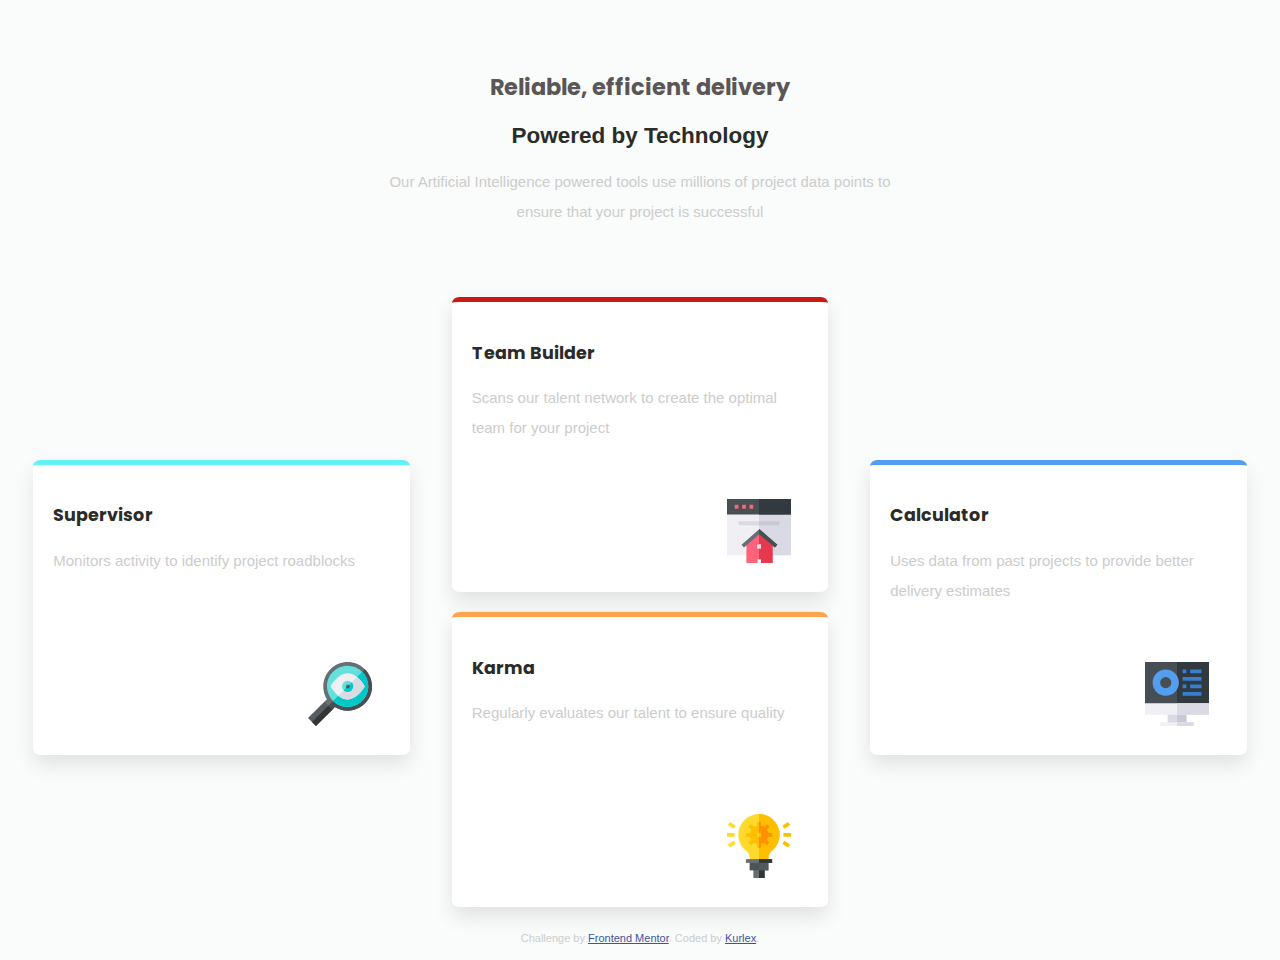
<file: index.html>
<!DOCTYPE html>
<html lang="en">
<head>
  <meta charset="UTF-8">
  <meta name="viewport" content="width=device-width, initial-scale=1.0"> <!-- displays site properly based on user's device -->
  <link rel="stylesheet" href="CSS.css">
<link href="https://fonts.googleapis.com/css?family=Poppins&display=swap" rel="stylesheet">
  <link rel="icon" type="image/png" sizes="32x32" href="./images/favicon-32x32.png">

  <title>Frontend Mentor | Four card feature section</title>

  <!-- Feel free to remove these styles or customise in your own stylesheet 👍 -->
  <style>
    .attribution { font-size: 11px; text-align: center; }
    .attribution a { color: hsl(228, 45%, 44%); }
  </style>
</head>
<body>

  <div class="top">
  <h2 style="font-family: 'Poppins', sans-serif;color :#5b5656;">Reliable, efficient delivery</h2>
  <h2 style="font-family: 'Poppins' font-weight: bold;">Powered by Technology</h2>
  <p>Our Artificial Intelligence powered tools use millions of project data points to ensure that your project is successful</p>
</div>
<div class="d4">
  <div class="sub1" style="">
    <h3 >Supervisor</h3>
    <p>Monitors activity to identify project roadblocks</p>
    <img src="images\icon-supervisor.svg" alt="">
  </div>
  <div class="sub"style="border-top:solid #c81912 5px; ">
    <h3>Team Builder</h3>
    <p>Scans our talent network to create the optimal team for your project</p>
    <img src="images\icon-team-builder.svg" alt="">
  </div>
  <div class="sub"style="border-top:solid #ffa34d 5px; ">
    <h3>Karma</h3>
    <p>Regularly evaluates our talent to ensure quality</p>
    <img src="images\icon-karma.svg" alt="">
  </div>
  <div class="sub12"style="">
    <h3>Calculator</h3>
    <p>Uses data from past projects to provide better delivery estimates</p>
    <img src="images\icon-calculator.svg" alt="">
  </div>
</div>
  <footer>
    <p class="attribution">
      Challenge by <a href="https://www.frontendmentor.io?ref=challenge" target="_blank">Frontend Mentor</a>.
      Coded by <a href="#">Kurlex</a>.
    </p>
    
  </footer>
</body>
</html>
</file>
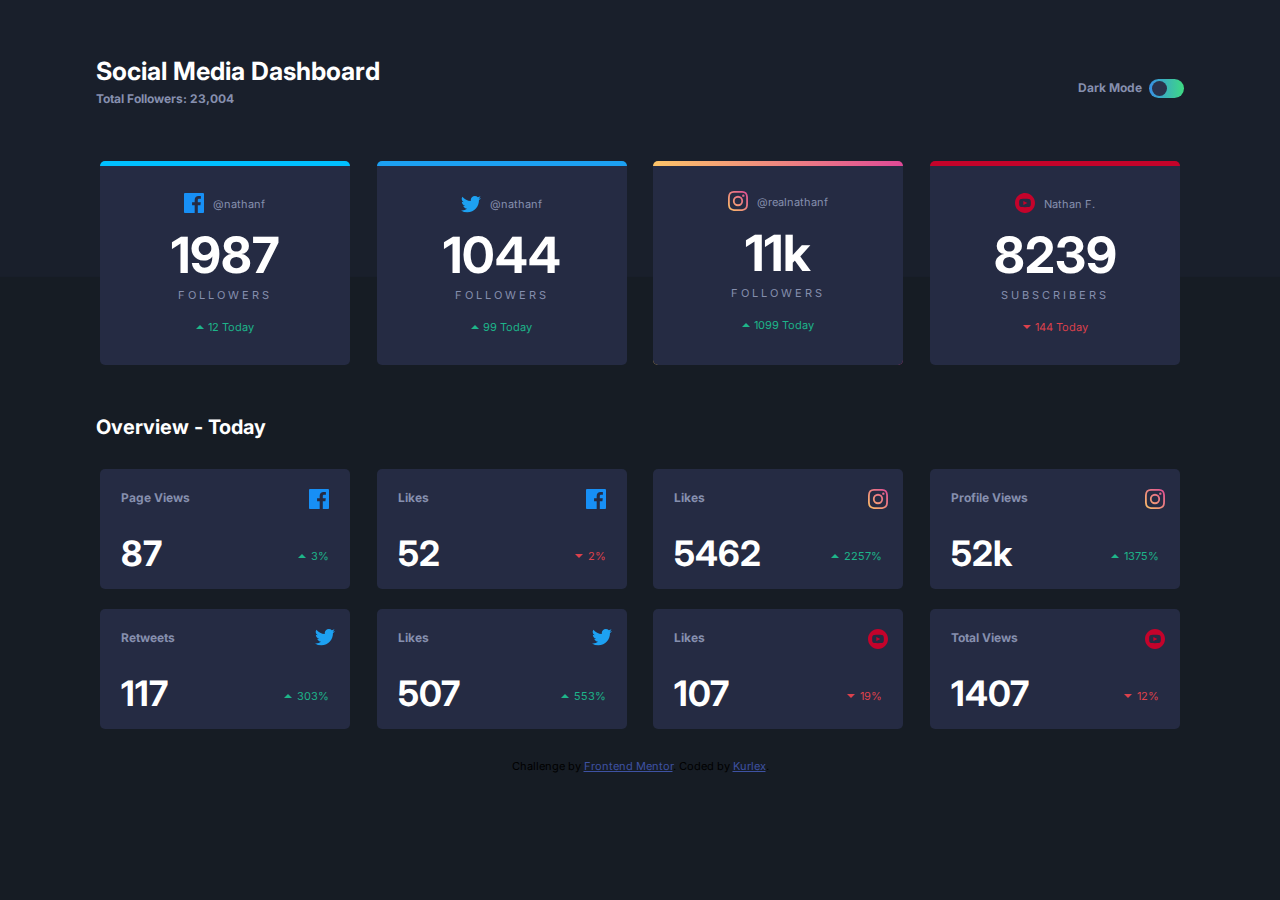
<file: social-media-dashboard-with-theme-switcher-master/index.html>
<!DOCTYPE html>
<html lang="en">
<head>
  <meta charset="UTF-8">
  <meta name="viewport" content="width=device-width, initial-scale=1.0"> <!-- displays site properly based on user's device -->

  <link rel="icon" type="image/png" sizes="32x32" href="./images/favimages/icon-32x32.png">
  <link href="https://fonts.googleapis.com/css2?family=Inter:wght@400;700&display=swap" rel="stylesheet">
<link rel="stylesheet" href="styles.css">
  <title>Frontend Mentor | [Challenge Name Here]</title>

  <!-- Feel free to remove these styles or customise in your own stylesheet 👍 -->
  <style>
    .attribution { font-size: 11px; text-align: center; }
    .attribution a { color: hsl(228, 45%, 44%); }
  </style>
</head>
<body>
<div class="main">
  <div class="heading-grid">
    <div class="title">
      <p style="font-weight: 700;font-size:25px;margin-bottom:5px;margin-top:10px;" class="whi fff">Social Media Dashboard</p>
      <p style="font-weight: 700;font-size:12px;margin-bottom:5px;margin-top:0;color:#868fae;" >Total Followers: 23,004</p>
    </div>
    <div class="switcherdiv">
      <p id="d-l" class="daytitle">Dark Mode</p>
      <label class="switch">
        <input type="checkbox">
        <span class="slider round"></span>
      </label>
    </div>
  </div>
  <div class="top-grid">
    <div class="item" style="  border-top: 5px solid hsl(195, 100%, 50%)">
      <div>
        <img class="icon-pos" src="images/icon-facebook.svg" alt="facebook_icon">
        <p class="tag-grid aaa gri">@nathanf</p>
      </div>
      <p class="whi fff " style="font-size:50px;font-weight:700;margin:3px;">1987</p>
      <p class="dark-tag" style="letter-spacing:3px;font-size:11px;margin:3px;">FOLLOWERS</p>
      <div style="margin-top:7px;">
        <img class="trad-pos" src="images/icon-up.svg" alt="up">
        <p class="tag-grid" style="color:hsl(163, 72%, 41%); margin-left:0;">12 Today</p>
      </div>
    </div>
    <div class="item"style="  border-top: 5px solid hsl(203, 89%, 53%)">
      <div>
        <img class="icon-pos" src="images/icon-twitter.svg" alt="twitter_icon">
        <p class="tag-grid aaa gri">@nathanf</p>
      </div>
      <p class="whi fff " style="font-size:50px;font-weight:700;margin:3px;">1044</p>
      <p class="dark-tag" style="letter-spacing:3px;font-size:11px;margin:3px;">FOLLOWERS</p>
      <div style="margin-top:7px;">
        <img class="trad-pos" src="images/icon-up.svg" alt="up">
        <p class="tag-grid" style="color:hsl(163, 72%, 41%); margin-left:0;">99 Today</p>
      </div>
    </div>
    <div class="item rounded dark">
      <div>
        <img class="icon-pos" style="margin-top:20px;"src="images/icon-instagram.svg" alt="Instagram_icon">
        <p class="tag-grid aaa gri">@realnathanf</p>
      </div>
      <p class="whi fff " style="font-size:50px;font-weight:700;margin:3px;"> 11k</p>
      <p class="dark-tag" style="letter-spacing:3px;font-size:11px;margin:3px;">FOLLOWERS</p>
      <div style="margin-top:7px;">
        <img class="trad-pos" src="images/icon-up.svg" alt="up">
        <p class="tag-grid" style="color:hsl(163, 72%, 41%); margin-left:0;">1099 Today</p>
      </div>
    </div>
    <div class="item" style="  border-top: 5px solid hsl(348, 97%, 39%)">
      <div>
        <img class="icon-pos" src="images/icon-youtube.svg" alt="YouTube_icon">
        <p class="tag-grid aaa gri">Nathan F.</p>
      </div>
      <p class="whi fff " style="font-size:50px;font-weight:700;margin:3px;">8239</p>
      <p class="dark-tag" style="letter-spacing:3px;font-size:11px;margin:3px;">SUBSCRIBERS</p>
      <div style="margin-top:7px;">
        <img class="trad-pos" src="images/icon-down.svg" alt="down">
        <p class="tag-grid" style="color:hsl(356, 69%, 56%); margin-left:0;">144 Today</p>
      </div>
    </div>
  </div>
  <p class="bot-title whi fff" id="tit">Overview - Today</p>
  <div class="top-grid bot"style="margin-top:30px;">
    <div class="item1">
      <div class="top-item">
        <p style="margin:6px;font-weight: 700;font-size:12px;color:#868fae;" >Page Views</p>
        <img style="margin:6px;margin-top:0;" class="icon-pos" src="images/icon-facebook.svg" alt="facebook_icon">
      </div>
      <div class="top-item"style="margin-top:15px;">
        <p style="margin:6px;font-size:35px;font-weight:700;" class="whi fff " >87</p>
        <div class="">
          <img style="position:relative;top:18%;" class="trad-pos" src="images/icon-up.svg" alt="up">
          <p style="position:relative;top:22%;margin-left:1px;margin-right:6px;color:hsl(163, 72%, 41%);" class="tag-grid">3%</p>
        </div>
      </div>
    </div>
    <div class="item1">
      <div class="top-item">
        <p style="margin:6px;font-weight: 700;font-size:12px;color:#868fae;" >Likes</p>
        <img style="margin:6px;margin-top:0;" class="icon-pos" src="images/icon-facebook.svg" alt="facebook_icon">
      </div>
      <div class="top-item"style="margin-top:15px;">
        <p style="margin:6px;font-size:35px;font-weight:700;" class="whi fff " >52</p>
        <div class="">
          <img style="position:relative;top:18%;" class="trad-pos" src="images/icon-down.svg" alt="down">
          <p style="position:relative;top:22%;margin-left:1px;margin-right:6px;color:hsl(356, 69%, 56%);" class="tag-grid">2%</p>
        </div>
      </div>
    </div>
    <div class="item1">
      <div class="top-item">
        <p style="margin:6px;font-weight: 700;font-size:12px;color:#868fae;" >Likes</p>
        <img class="icon-pos" src="images/icon-instagram.svg" alt="Instagram_icon">
      </div>
      <div class="top-item"style="margin-top:15px;">
        <p style="margin:6px;font-size:35px;font-weight:700;" class="whi fff " >5462</p>
        <div class="">
          <img style="position:relative;top:18%;" class="trad-pos" src="images/icon-up.svg" alt="up">
          <p style="position:relative;top:22%;margin-left:1px;margin-right:6px;color:hsl(163, 72%, 41%);" class="tag-grid">2257%</p>
        </div>
      </div>
    </div>
    <div class="item1">
      <div class="top-item">
        <p style="margin:6px;font-weight: 700;font-size:12px;color:#868fae;" >Profile Views</p>
        <img class="icon-pos" src="images/icon-instagram.svg" alt="Instagram_icon">
      </div>
      <div class="top-item"style="margin-top:15px;">
        <p style="margin:6px;font-size:35px;font-weight:700;" class="whi fff " >52k</p>
        <div class="">
          <img style="position:relative;top:18%;" class="trad-pos" src="images/icon-up.svg" alt="up">
          <p style="position:relative;top:22%;margin-left:1px;margin-right:6px;color:hsl(163, 72%, 41%);" class="tag-grid">1375%</p>
        </div>
      </div>
    </div>
    <div class="item1">
      <div class="top-item">
        <p style="margin:6px;font-weight: 700;font-size:12px;color:#868fae;" >Retweets</p>
        <img class="icon-pos" src="images/icon-twitter.svg" alt="twitter_icon">
      </div>
      <div class="top-item"style="margin-top:15px;">
        <p style="margin:6px;font-size:35px;font-weight:700;" class="whi fff " >117</p>
        <div class="">
          <img style="position:relative;top:18%;" class="trad-pos" src="images/icon-up.svg" alt="up">
          <p style="position:relative;top:22%;margin-left:1px;margin-right:6px;color:hsl(163, 72%, 41%);" class="tag-grid">303%</p>
        </div>
      </div>
    </div>
    <div class="item1">
      <div class="top-item">
        <p style="margin:6px;font-weight: 700;font-size:12px;color:#868fae;" >Likes</p>
        <img class="icon-pos" src="images/icon-twitter.svg" alt="twitter_icon">
      </div>
      <div class="top-item"style="margin-top:15px;">
        <p style="margin:6px;font-size:35px;font-weight:700;" class="whi fff " >507</p>
        <div class="">
          <img style="position:relative;top:18%;" class="trad-pos" src="images/icon-up.svg" alt="up">
          <p style="position:relative;top:22%;margin-left:1px;margin-right:6px;color:hsl(163, 72%, 41%);" class="tag-grid">553%</p>
        </div>
      </div>
    </div>
    <div class="item1">
      <div class="top-item">
        <p style="margin:6px;font-weight: 700;font-size:12px;color:#868fae;" >Likes</p>
        <img class="icon-pos" src="images/icon-youtube.svg" alt="YouTube_icon">
      </div>
      <div class="top-item"style="margin-top:15px;">
        <p style="margin:6px;font-size:35px;font-weight:700;" class="whi fff " >107</p>
        <div class="">
          <img style="position:relative;top:18%;" class="trad-pos" src="images/icon-down.svg" alt="down">
          <p style="position:relative;top:22%;margin-left:1px;margin-right:6px;color:hsl(356, 69%, 56%);" class="tag-grid">19%</p>
        </div>
      </div>
    </div>
    <div class="item1">
      <div class="top-item">
        <p style="margin:6px;font-weight: 700;font-size:12px;color:#868fae;" >Total Views</p>
        <img class="icon-pos" src="images/icon-youtube.svg" alt="YouTube_icon">
      </div>
      <div class="top-item"style="margin-top:15px;">
        <p style="margin:6px;font-size:35px;font-weight:700;" class="whi fff " >1407</p>
        <div class="">
          <img style="position:relative;top:18%;" class="trad-pos" src="images/icon-down.svg" alt="down">
          <p style="position:relative;top:22%;margin-left:1px;margin-right:6px;color:hsl(356, 69%, 56%);" class="tag-grid">12%</p>
        </div>
      </div>
    </div>
</div>
  <div class="attribution">
    Challenge by <a href="https://www.frontendmentor.io?ref=challenge" target="_blank">Frontend Mentor</a>.
    Coded by <a href="https://github.com/kurlex">Kurlex</a>.
  </div>
<script src="j.js" charset="utf-8"></script>
</body>
</html>
</file>
<file: CSS.css>
body{
 font-size: 15px;
 background-color: white;
 background-color: #f9fcfb;
 font-family: sans-serif;
 color: #2b2b28;
}
p{
  line-height: 2;
  color: #cccccc;
}
h3{
  font-family: 'Poppins', sans-serif;
}
img{
position: absolute;
right:10%;
bottom:10%;
}
.top{
  width: 42%;
  text-align: center;
  margin :70px auto;
}
.d4{
  position: relative;

}
.sub{
  margin:20px auto;
  position: relative;
  background-color: white;
border-radius: 2%;
height: 250px;
  width: 26.62%;
padding: 20px;
 box-shadow: 0 10px 20px 0 rgba(0, 0, 0, 0.1);
}
.sub1{
  bottom: 25%;
  position: absolute;
  background-color: white;
border-radius: 2%;
height: 250px;
  width: 26.62%;
padding: 20px;
 box-shadow: 0 10px 20px 0 rgba(0, 0, 0, 0.1);
 border-top:solid #61f2f5 5px; left:2%;
}
.sub12{
  bottom: 25%;
  position: absolute;
  background-color: white;
border-radius: 2%;
height: 250px;
  width: 26.62%;
padding: 20px;
 box-shadow: 0 10px 20px 0 rgba(0, 0, 0, 0.1);
 border-top:solid hsl(212, 86%, 64%) 5px;
 right: 2%;
}

@media only screen and (max-width: 800px) {
  .sub{
    margin:20px auto;
    position: relative;
    background-color: white;
  border-radius: 2%;
  height: 200px;
  width: 300px;
  padding: 20px;
   box-shadow: 0 10px 20px 0 rgba(0, 0, 0, 0.1);
  }
  .sub1{
position: relative;
bottom: 0;
  margin:20px auto;
  left: 0;
  right: 0;
  height: 200px;
  width: 300px;
  }
  .sub12{
    height: 200px;
    width: 300px;
position: relative;
bottom: 0;
  margin:20px auto;
  left: 0;
  right: 0;
  }
  .top
  {

  width: 75%;
  }
}
</file>
<file: social-media-dashboard-with-theme-switcher-master/styles.css>
body{
  font-family: 'Inter', sans-serif;
  background-image: url('images/darkmode.png');
  background-repeat: no-repeat;
 background-attachment: fixed;
 background-size: 100% 100%;
}
.main{
padding: 3% 7%;
}
 /* heading section */
.heading-grid{
  display: grid;
  grid-gap: 20px;
   grid-template-columns: auto auto auto auto;
}
.title{
grid-column: 1 / 2;
}
.switcherdiv{
  justify-self: end;
  padding-top: 22px;
  grid-column: 4 / 5;
}
.switch {
  top:3px;
  position: relative;
  display: inline-block;
  width: 35px;
  height: 19px;
}

/* Hide default HTML checkbox */
.switch input {
  opacity: 0;
  width: 0;
  height: 0;
}

/* The slider */
.slider {
  position: absolute;
  cursor: pointer;
  top: 0;
  left: 0;
  right: 0;
  bottom: 0;
  background-image: linear-gradient(to right, hsl(210, 78%, 56%) , hsl(146, 68%, 55%));
  -webkit-transition: .4s;
  transition: .4s;
}

.slider:before {
  position: absolute;
  content: "";
  height: 15px;
  width: 15px;
  left: 3px;
  bottom: 2px;
  -webkit-transition: .4s;
  transition: .4s;
  background-color: hsl(228, 28%, 23%);
}

input:checked + .slider {
  background-image: linear-gradient(to right, hsl(210, 78%, 56%)  ,hsl(230, 22%, 74%));
}

input:focus + .slider {
  box-shadow: 0 0 1px white;
}

input:checked + .slider:before {
    background-color: white;
  -webkit-transform: translateX(14px);
  -ms-transform: translateX(14px);
  transform: translateX(14px);
}

/* Rounded sliders */
.slider.round {
  border-radius: 34px;
}

.slider.round:before {
  border-radius: 50%;
}

/* Followers section */
.top-grid{
   justify-content: space-around;
  margin-top: 50px;
  display: grid;
  grid-gap: 20px;
   grid-template-columns: 23% 23% 23% 23%;

}
.item{
  background-color: #252b43;
  text-align: center;
  padding: 20px 0;
  border-radius: 5px;
  cursor: pointer;
}
.whi{
  color: hsl(0, 0%, 100%);
}
.icon-pos{
  position:relative;
  top:5px;

}
.trad-pos{
  position:relative;
  bottom:2px;
}
.dark-tag{
  color:#868fae;
}
.tag-grid{
  display:inline-block;
  margin-left:5px;
  font-size:11px;
}
/* -------- */
/* -------- */
/* -------- */

.bot-title{
font-weight: 700;
font-size:20px;
margin-top:50px;
}
.rounded{
  padding: 0;
  border-top:  5px solid transparent;
  border-radius: 5px;
background-clip: padding-box,border-box;
  background-origin: border-box;
}
.dark{
  background-image: linear-gradient(#252b43,#252b43) ,  linear-gradient(to right ,hsl(37, 97%, 70%),hsl(329, 70%, 58%));
}
.dark-clicked{
  background-image: linear-gradient(#333a56,#333a56) ,  linear-gradient(to right ,hsl(37, 97%, 70%),hsl(329, 70%, 58%));
}
.light-clicked{
  background-image: linear-gradient(#e1e3f0,#e1e3f0) ,  linear-gradient(to right ,hsl(37, 97%, 70%),hsl(329, 70%, 58%));
}
.light{
  background-image: linear-gradient(#f0f3fa,#f0f3fa) ,  linear-gradient(to right ,hsl(37, 97%, 70%),hsl(329, 70%, 58%));
}
.top-item{
display: grid;
justify-content: space-between;
grid-template-columns: auto auto;
}
.bot{
  grid-template-rows: 120px 120px;
  margin-bottom: 30px;
}
.item1{
  background-color: #252b43;
  text-align: center;
  padding: 15px 15px;
  border-radius: 5px;
    cursor: pointer;
}
.dar{
  color: hsl(230, 17%, 14%);
}
.gri{
  color: #868fae;
}
.daytitle{
  display:inline-block;  font-weight: 700;font-size:12px;margin-right:3px;color:#868fae;
}
@media (max-width: 800px){
.heading-grid{
  grid-template-columns: 100%;
}
.switcherdiv{
  grid-column:auto;
  justify-self:center;
}
.top-grid{
  grid-template-columns: 80%;
}
}
</file>
